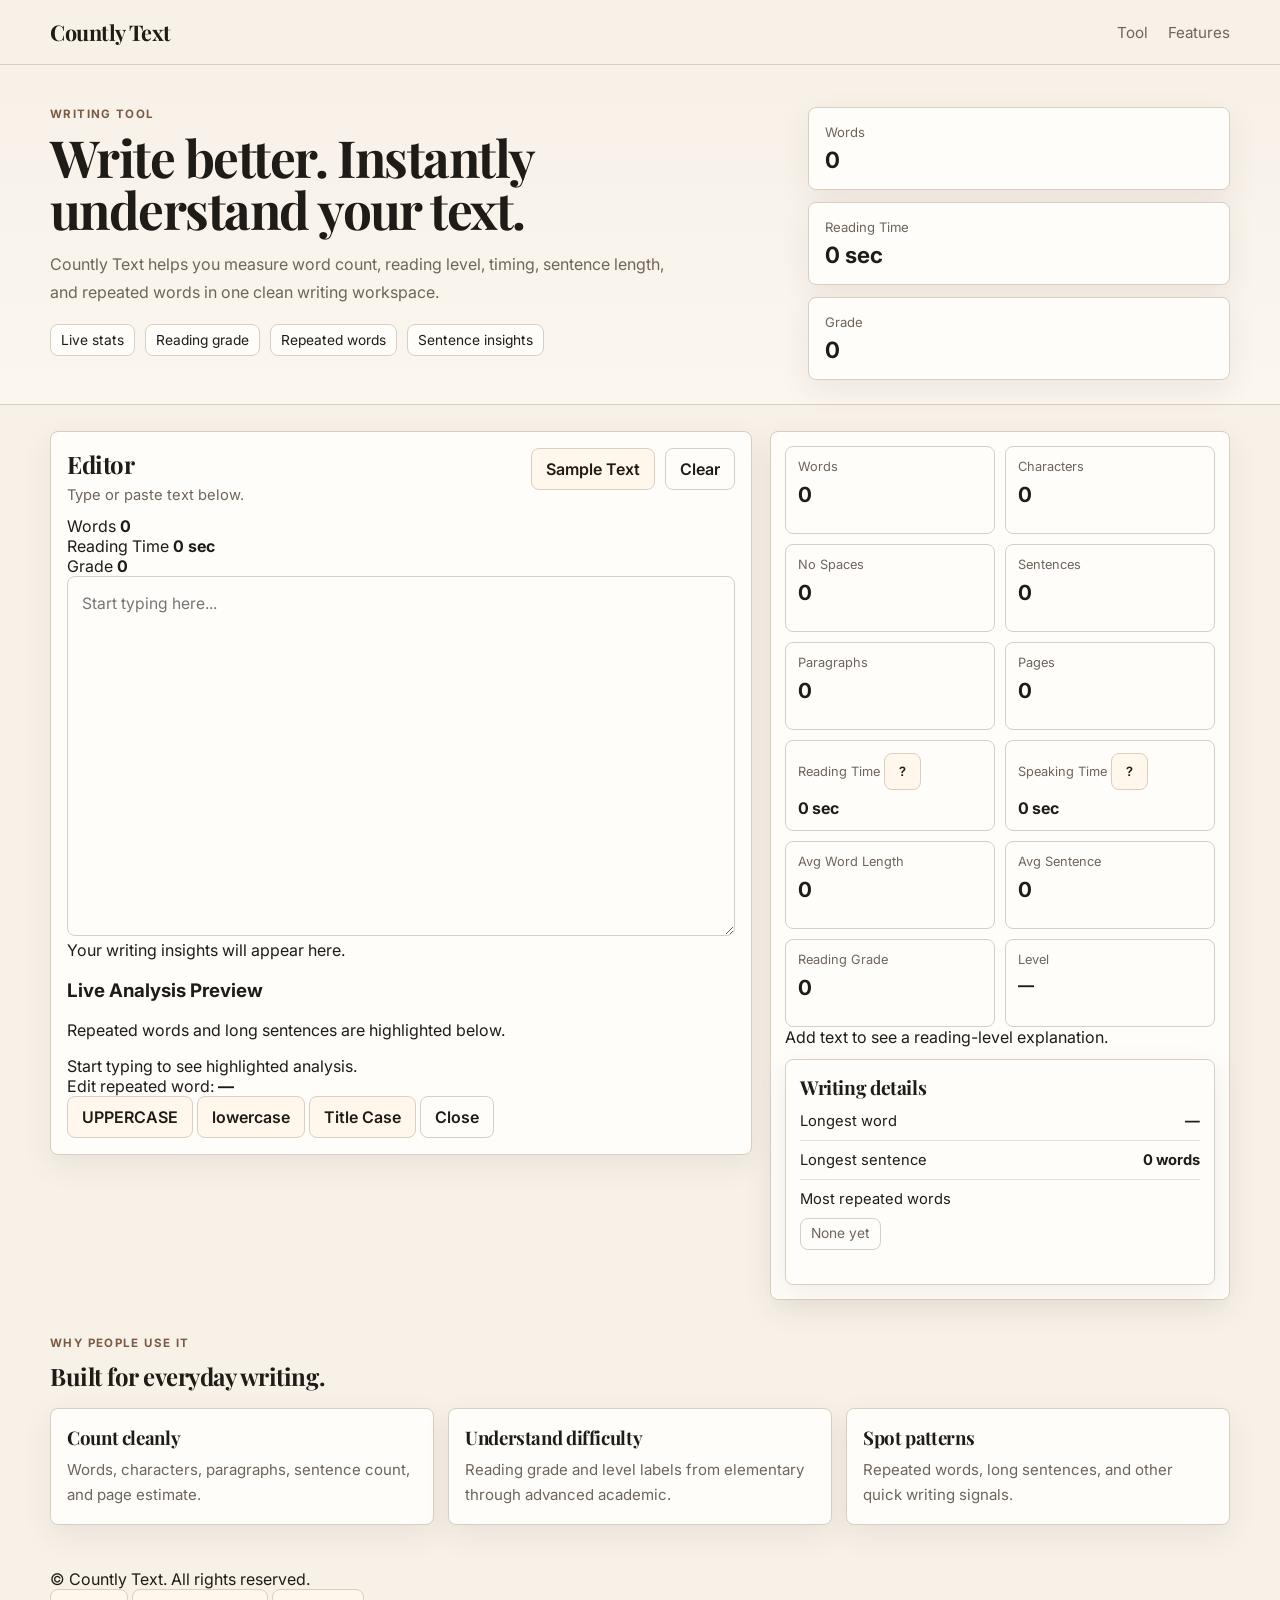
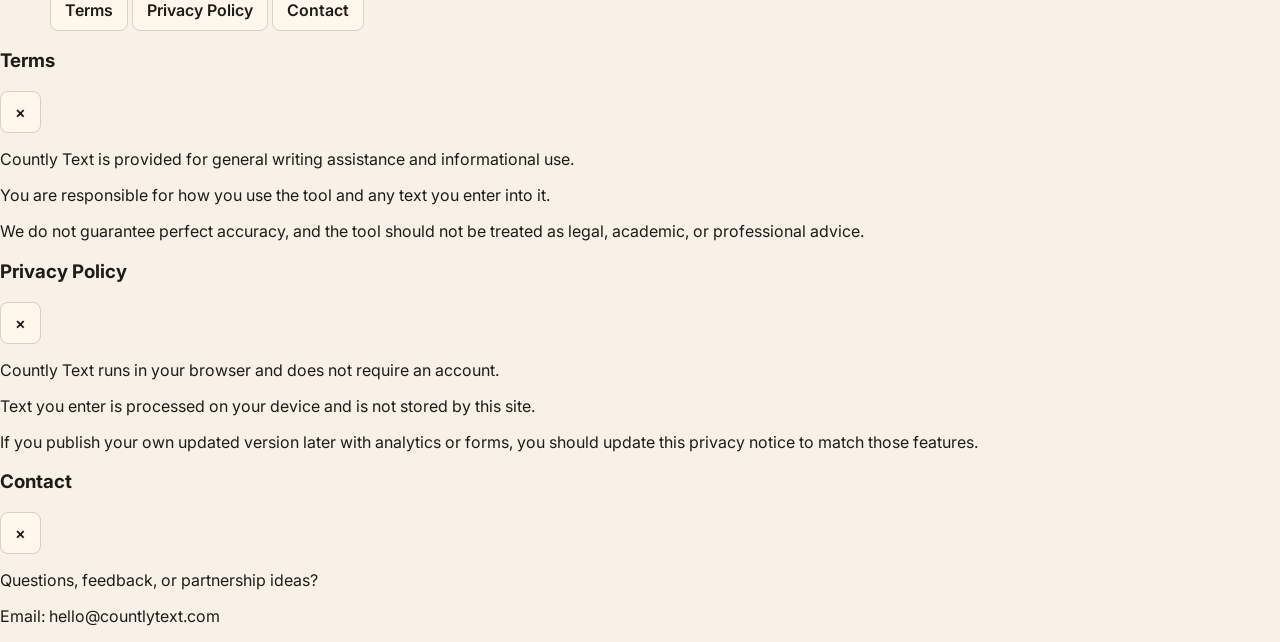
<file: index.html>
<!DOCTYPE html>
<html lang="en">
<head>
  <meta charset="UTF-8" />
  <meta name="viewport" content="width=device-width, initial-scale=1.0" />
  <title>Countly Text | Clean Writing Stats</title>
  <meta
    name="description"
    content="A clean word counter with reading time, speaking time, grade level, repeated words, and readability stats."
  />
  <link rel="preconnect" href="https://fonts.googleapis.com" />
  <link rel="preconnect" href="https://fonts.gstatic.com" crossorigin />
  <link
    href="https://fonts.googleapis.com/css2?family=Inter:wght@400;500;600;700&family=Playfair+Display:wght@600;700&display=swap"
    rel="stylesheet"
  />
  <link rel="stylesheet" href="style.css" />
</head>
<body>
  <header class="site-header">
    <div class="container nav">
      <div class="brand">Countly Text</div>
      <nav class="nav-links">
        <a href="#tool">Tool</a>
        <a href="#features">Features</a>
      </nav>
    </div>
  </header>

  <main>
    <section class="hero">
      <div class="container hero-grid">
        <div class="hero-copy">
          <p class="eyebrow">Writing tool</p>
          <h1>Write better. Instantly understand your text.</h1>
          <p class="hero-text">
            Countly Text helps you measure word count, reading level, timing, sentence length,
            and repeated words in one clean writing workspace.
          </p>

          <div class="hero-pills">
            <span>Live stats</span>
            <span>Reading grade</span>
            <span>Repeated words</span>
            <span>Sentence insights</span>
          </div>
        </div>

        <div class="hero-card">
          <div class="mini-stat">
            <span>Words</span>
            <strong id="heroWords">0</strong>
          </div>
          <div class="mini-stat">
            <span>Reading Time</span>
            <strong id="heroReading">0 sec</strong>
          </div>
          <div class="mini-stat">
            <span>Grade</span>
            <strong id="heroGrade">0</strong>
          </div>
        </div>
      </div>
    </section>

    <section id="tool" class="tool-section">
      <div class="container tool-layout">
        <section class="editor-panel">
          <div class="panel-top">
            <div>
              <h2>Editor</h2>
              <p>Type or paste text below.</p>
            </div>

            <div class="editor-actions">
              <button id="sampleBtn" type="button">Sample Text</button>
              <button id="clearBtn" type="button" class="ghost">Clear</button>
            </div>
          </div>

          <div class="quick-stats">
            <div class="quick-stat">
              <span>Words</span>
              <strong id="quickWords">0</strong>
            </div>
            <div class="quick-stat">
              <span>Reading Time</span>
              <strong id="quickReading">0 sec</strong>
            </div>
            <div class="quick-stat">
              <span>Grade</span>
              <strong id="quickGrade">0</strong>
            </div>
          </div>

          <textarea
            id="textInput"
            placeholder="Start typing here..."
            aria-label="Text input"
          ></textarea>

          <div id="feedbackLine" class="feedback-line">
            Your writing insights will appear here.
          </div>

          <div class="analysis-preview-wrap">
            <div class="analysis-preview-head">
              <h3>Live Analysis Preview</h3>
              <p>Repeated words and long sentences are highlighted below.</p>
            </div>
            <div id="analysisPreview" class="analysis-preview">
              Start typing to see highlighted analysis.
            </div>

            <div id="wordCaseMenu" class="word-case-menu hidden" aria-hidden="true">
              <div class="word-case-title">
                Edit repeated word: <strong id="wordCaseTarget">—</strong>
              </div>
              <div class="word-case-actions">
                <button type="button" id="toUpperBtn">UPPERCASE</button>
                <button type="button" id="toLowerBtn">lowercase</button>
                <button type="button" id="toTitleBtn">Title Case</button>
                <button type="button" id="closeCaseMenuBtn" class="ghost">Close</button>
              </div>
            </div>
          </div>
        </section>

        <aside class="stats-panel">
          <div class="stats-grid">
            <div class="stat-card">
              <span class="label">Words</span>
              <span class="value" id="wordCount">0</span>
            </div>
            <div class="stat-card">
              <span class="label">Characters</span>
              <span class="value" id="charCount">0</span>
            </div>
            <div class="stat-card">
              <span class="label">No Spaces</span>
              <span class="value" id="charNoSpaces">0</span>
            </div>
            <div class="stat-card">
              <span class="label">Sentences</span>
              <span class="value" id="sentenceCount">0</span>
            </div>
            <div class="stat-card">
              <span class="label">Paragraphs</span>
              <span class="value" id="paragraphCount">0</span>
            </div>
            <div class="stat-card">
              <span class="label">Pages</span>
              <span class="value" id="pageCount">0</span>
            </div>
            <div class="stat-card">
              <span class="label label-with-help">
                Reading Time
                <button
                  type="button"
                  class="help-trigger"
                  aria-label="What is reading time?"
                  data-tooltip="Estimated time to read this text silently at an average pace of about 200 words per minute."
                >?</button>
              </span>
              <span class="value small" id="readingTime">0 sec</span>
            </div>
            <div class="stat-card">
              <span class="label label-with-help">
                Speaking Time
                <button
                  type="button"
                  class="help-trigger"
                  aria-label="What is speaking time?"
                  data-tooltip="Estimated time to speak this text out loud at an average pace of about 130 words per minute."
                >?</button>
              </span>
              <span class="value small" id="speakingTime">0 sec</span>
            </div>
            <div class="stat-card">
              <span class="label">Avg Word Length</span>
              <span class="value" id="avgWordLength">0</span>
            </div>
            <div class="stat-card">
              <span class="label">Avg Sentence</span>
              <span class="value" id="avgSentenceLength">0</span>
            </div>
            <div class="stat-card">
              <span class="label">Reading Grade</span>
              <span class="value" id="readingGrade">0</span>
            </div>
            <div class="stat-card">
              <span class="label">Level</span>
              <span class="value small" id="difficultyLevel">—</span>
            </div>
          </div>

          <div class="grade-note" id="gradeExplanation">
            Add text to see a reading-level explanation.
          </div>

          <div class="detail-box">
            <h3>Writing details</h3>
            <div class="detail-row">
              <span>Longest word</span>
              <strong id="longestWord">—</strong>
            </div>
            <div class="detail-row">
              <span>Longest sentence</span>
              <strong id="longestSentenceWords">0 words</strong>
            </div>
            <div class="detail-row multi">
              <span>Most repeated words</span>
              <div id="repeatedWords" class="chips">
                <span class="chip muted">None yet</span>
              </div>
            </div>
          </div>
        </aside>
      </div>
    </section>

    <section id="features" class="features">
      <div class="container">
        <div class="section-heading">
          <p class="eyebrow">Why people use it</p>
          <h2>Built for everyday writing.</h2>
        </div>

        <div class="feature-grid">
          <article class="feature-card">
            <h3>Count cleanly</h3>
            <p>Words, characters, paragraphs, sentence count, and page estimate.</p>
          </article>
          <article class="feature-card">
            <h3>Understand difficulty</h3>
            <p>Reading grade and level labels from elementary through advanced academic.</p>
          </article>
          <article class="feature-card">
            <h3>Spot patterns</h3>
            <p>Repeated words, long sentences, and other quick writing signals.</p>
          </article>
        </div>
      </div>
    </section>
  </main>

  <footer class="site-footer">
    <div class="container footer-inner">
      <div class="footer-left">© <span id="currentYear"></span> Countly Text. All rights reserved.</div>
      <div class="footer-links">
        <button type="button" class="footer-link" data-modal="termsModal">Terms</button>
        <button type="button" class="footer-link" data-modal="privacyModal">Privacy Policy</button>
        <button type="button" class="footer-link" data-modal="contactModal">Contact</button>
      </div>
    </div>
  </footer>

  <div id="modalOverlay" class="modal-overlay hidden" aria-hidden="true">
    <div id="termsModal" class="modal-card hidden" role="dialog" aria-modal="true" aria-labelledby="termsTitle">
      <div class="modal-head">
        <h3 id="termsTitle">Terms</h3>
        <button type="button" class="modal-close" data-close-modal>&times;</button>
      </div>
      <div class="modal-body">
        <p>Countly Text is provided for general writing assistance and informational use.</p>
        <p>You are responsible for how you use the tool and any text you enter into it.</p>
        <p>We do not guarantee perfect accuracy, and the tool should not be treated as legal, academic, or professional advice.</p>
      </div>
    </div>

    <div id="privacyModal" class="modal-card hidden" role="dialog" aria-modal="true" aria-labelledby="privacyTitle">
      <div class="modal-head">
        <h3 id="privacyTitle">Privacy Policy</h3>
        <button type="button" class="modal-close" data-close-modal>&times;</button>
      </div>
      <div class="modal-body">
        <p>Countly Text runs in your browser and does not require an account.</p>
        <p>Text you enter is processed on your device and is not stored by this site.</p>
        <p>If you publish your own updated version later with analytics or forms, you should update this privacy notice to match those features.</p>
      </div>
    </div>

    <div id="contactModal" class="modal-card hidden" role="dialog" aria-modal="true" aria-labelledby="contactTitle">
      <div class="modal-head">
        <h3 id="contactTitle">Contact</h3>
        <button type="button" class="modal-close" data-close-modal>&times;</button>
      </div>
      <div class="modal-body">
        <p>Questions, feedback, or partnership ideas?</p>
        <p>Email: <a href="mailto:hello@countlytext.com">hello@countlytext.com</a></p>
      </div>
    </div>
  </div>

  <script src="script.js"></script>
</body>
</html>
</file>
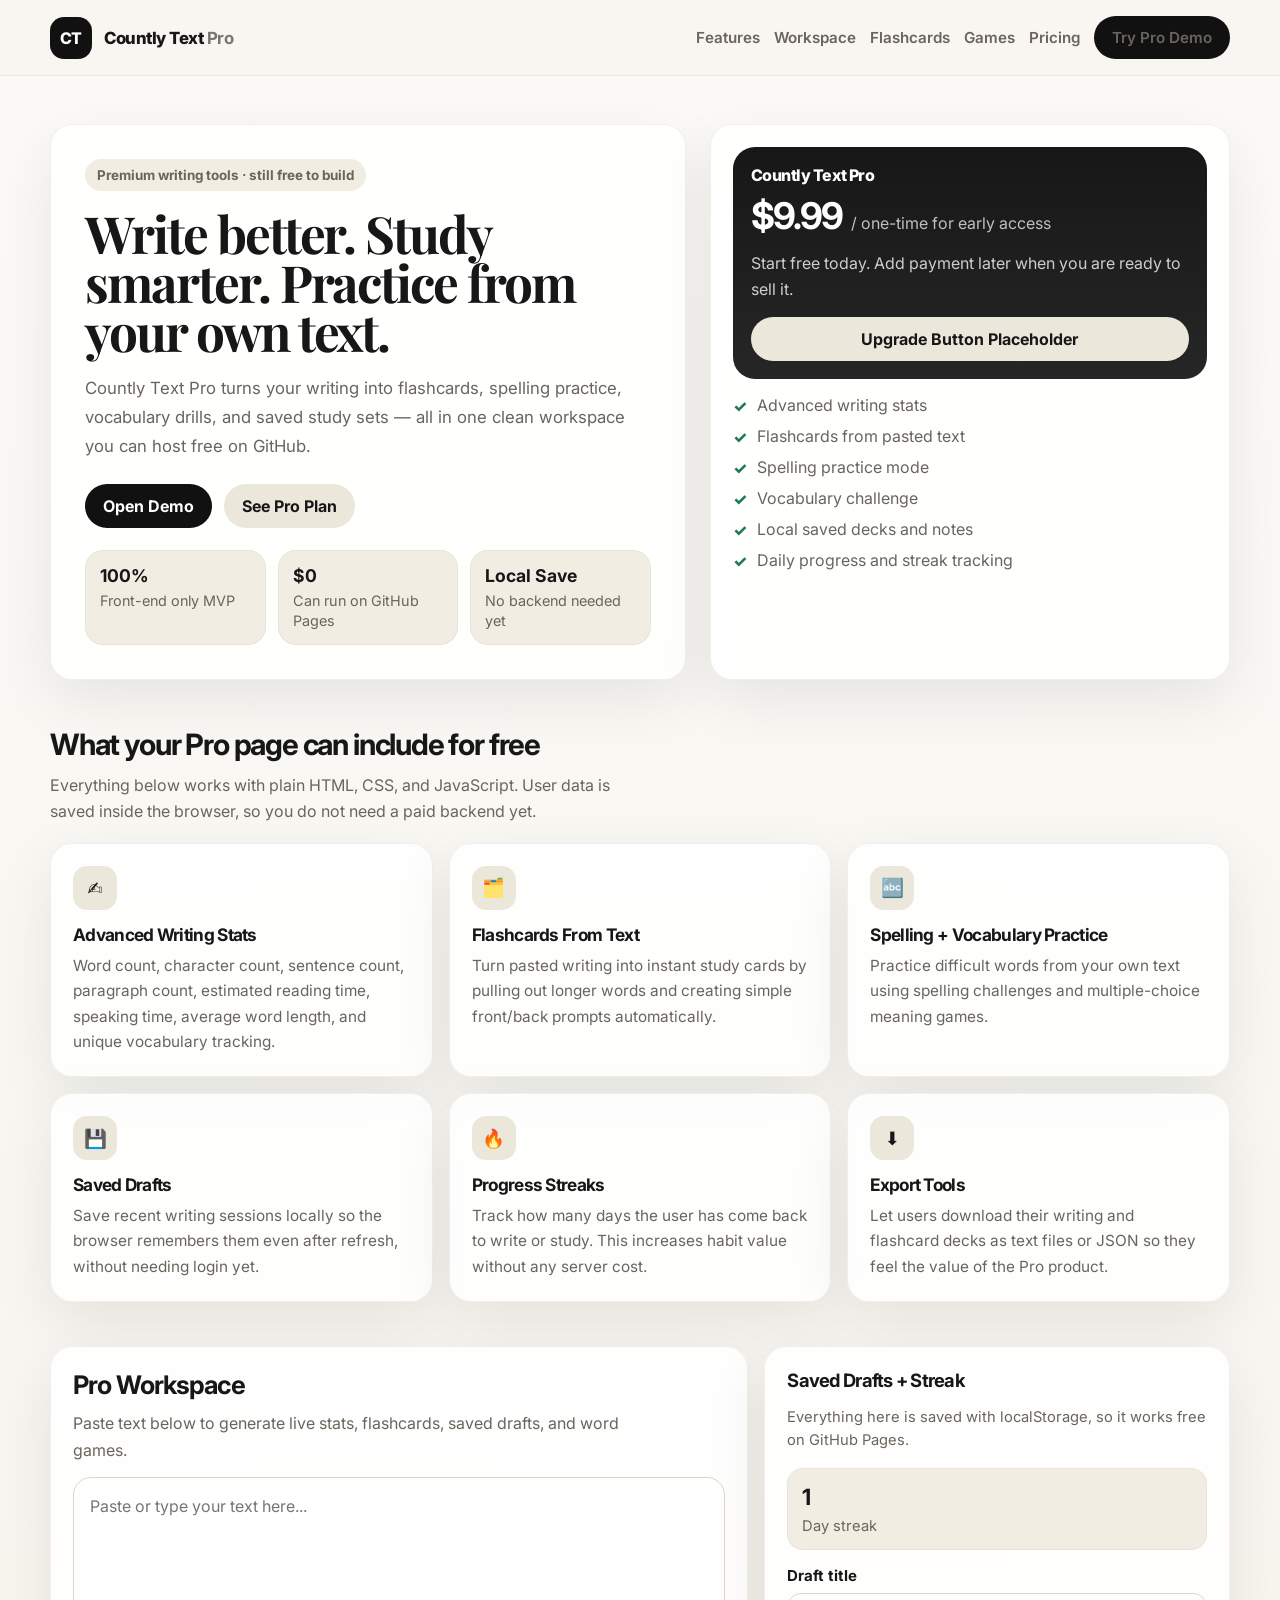
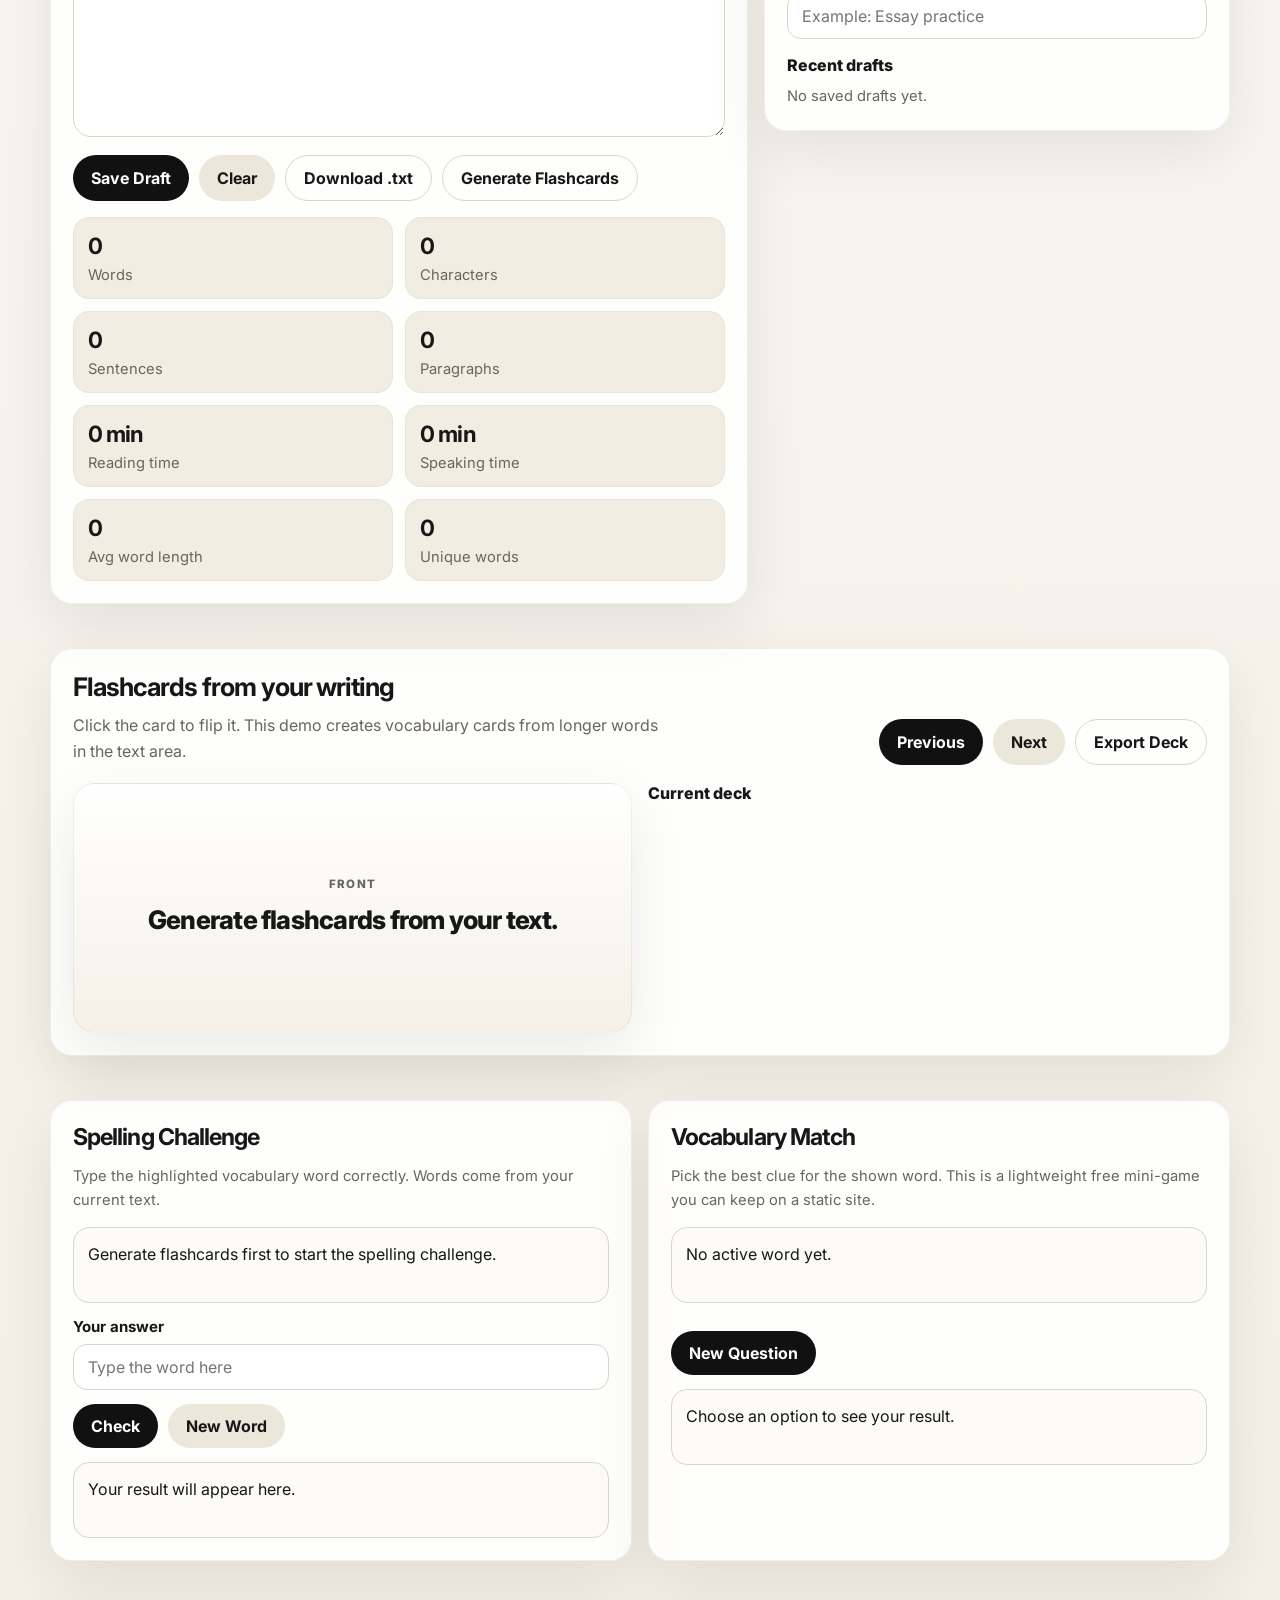
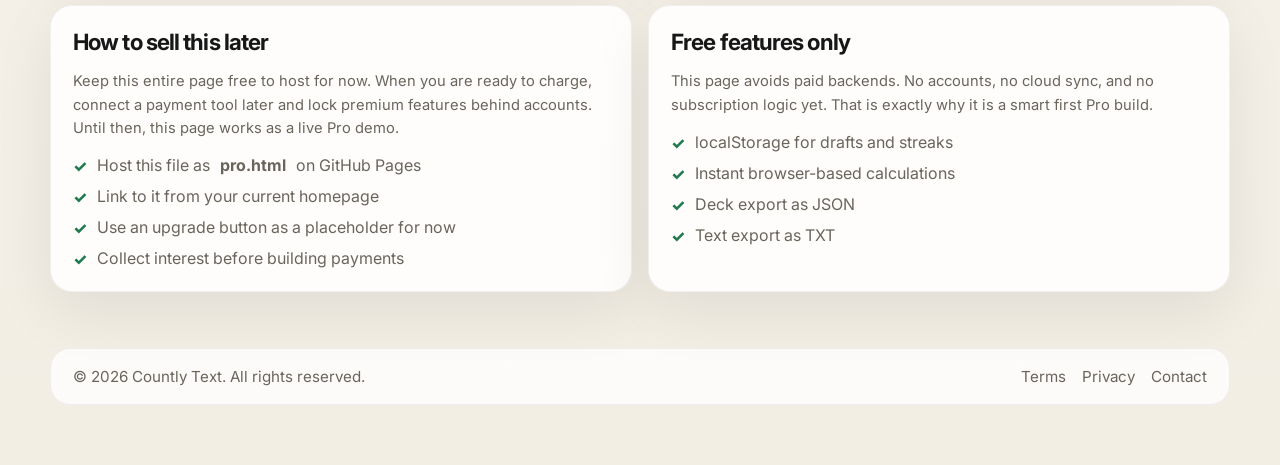
<file: pro.html>
<!DOCTYPE html>
<html lang="en">
<head>
  <meta charset="UTF-8" />
  <meta name="viewport" content="width=device-width, initial-scale=1.0" />
  <title>Countly Text Pro</title>
  <link rel="preconnect" href="https://fonts.googleapis.com">
  <link rel="preconnect" href="https://fonts.gstatic.com" crossorigin>
  <link href="https://fonts.googleapis.com/css2?family=Inter:wght@400;500;600;700;800&family=Playfair+Display:wght@600;700&display=swap" rel="stylesheet">
  <style>
    :root {
      --bg: #f8f6f1;
      --panel: #ffffff;
      --panel-2: #f1ede3;
      --text: #171717;
      --muted: #6a655c;
      --line: #ddd5c6;
      --accent: #111111;
      --accent-soft: #ece7db;
      --success: #1f7a4f;
      --danger: #b03a2e;
      --shadow: 0 20px 60px rgba(0,0,0,0.08);
      --radius: 22px;
    }

    * { box-sizing: border-box; }
    html { scroll-behavior: smooth; }
    body {
      margin: 0;
      font-family: 'Inter', system-ui, sans-serif;
      color: var(--text);
      background: linear-gradient(180deg, #fbfaf7 0%, #f3eee4 100%);
    }

    a { color: inherit; text-decoration: none; }
    button, input, textarea, select { font: inherit; }

    .container {
      width: min(1180px, calc(100% - 32px));
      margin: 0 auto;
    }

    .topbar {
      position: sticky;
      top: 0;
      z-index: 30;
      backdrop-filter: blur(12px);
      background: rgba(248, 246, 241, 0.82);
      border-bottom: 1px solid rgba(0,0,0,0.06);
    }

    .nav {
      display: flex;
      align-items: center;
      justify-content: space-between;
      gap: 16px;
      padding: 16px 0;
    }

    .brand {
      display: flex;
      align-items: center;
      gap: 12px;
      font-weight: 800;
      letter-spacing: -0.03em;
    }

    .brand-mark {
      width: 42px;
      height: 42px;
      border-radius: 14px;
      background: var(--accent);
      color: white;
      display: grid;
      place-items: center;
      font-weight: 800;
    }

    .brand span:last-child {
      font-size: 1.05rem;
    }

    .nav-links {
      display: flex;
      align-items: center;
      gap: 14px;
      flex-wrap: wrap;
    }

    .nav-links a {
      color: var(--muted);
      font-size: 0.95rem;
      font-weight: 600;
    }

    .nav-links a:hover { color: var(--text); }

    .btn {
      border: 0;
      border-radius: 999px;
      padding: 12px 18px;
      cursor: pointer;
      font-weight: 700;
      transition: 0.18s ease;
    }

    .btn:hover { transform: translateY(-1px); }
    .btn-dark {
      background: var(--accent);
      color: #fff;
    }
    .btn-light {
      background: var(--accent-soft);
      color: var(--text);
    }
    .btn-ghost {
      background: transparent;
      border: 1px solid var(--line);
      color: var(--text);
    }

    .hero {
      padding: 48px 0 24px;
    }

    .hero-grid {
      display: grid;
      grid-template-columns: 1.1fr 0.9fr;
      gap: 24px;
      align-items: stretch;
    }

    .hero-card, .panel {
      background: rgba(255,255,255,0.88);
      border: 1px solid rgba(0,0,0,0.06);
      border-radius: var(--radius);
      box-shadow: var(--shadow);
    }

    .hero-copy {
      padding: 34px;
    }

    .eyebrow {
      display: inline-flex;
      align-items: center;
      gap: 8px;
      padding: 8px 12px;
      border-radius: 999px;
      background: var(--panel-2);
      color: var(--muted);
      font-weight: 700;
      font-size: 0.84rem;
      margin-bottom: 18px;
    }

    h1, h2, h3 {
      margin: 0;
      letter-spacing: -0.04em;
    }

    h1 {
      font-family: 'Playfair Display', serif;
      font-size: clamp(2.3rem, 4vw, 4.6rem);
      line-height: 0.96;
      margin-bottom: 18px;
    }

    .lead {
      color: var(--muted);
      font-size: 1.05rem;
      line-height: 1.7;
      max-width: 58ch;
      margin-bottom: 24px;
    }

    .hero-actions {
      display: flex;
      flex-wrap: wrap;
      gap: 12px;
      margin-bottom: 22px;
    }

    .mini-stats {
      display: grid;
      grid-template-columns: repeat(3, 1fr);
      gap: 12px;
    }

    .mini-stat {
      padding: 14px;
      border-radius: 18px;
      background: var(--panel-2);
      border: 1px solid rgba(0,0,0,0.04);
    }

    .mini-stat strong {
      display: block;
      font-size: 1.1rem;
      margin-bottom: 4px;
    }

    .mini-stat span {
      color: var(--muted);
      font-size: 0.9rem;
    }

    .hero-side {
      padding: 22px;
      display: flex;
      flex-direction: column;
      gap: 16px;
    }

    .price-box {
      padding: 18px;
      background: linear-gradient(180deg, #171717 0%, #262626 100%);
      color: white;
      border-radius: 22px;
    }

    .price {
      display: flex;
      align-items: baseline;
      gap: 8px;
      margin: 8px 0 12px;
    }

    .price strong {
      font-size: 2.3rem;
      letter-spacing: -0.05em;
    }

    .price span { color: rgba(255,255,255,0.72); }

    .check-list {
      margin: 0;
      padding: 0;
      list-style: none;
      display: grid;
      gap: 10px;
    }

    .check-list li {
      display: flex;
      align-items: flex-start;
      gap: 10px;
      color: var(--muted);
    }

    .check-list li::before {
      content: '✓';
      color: var(--success);
      font-weight: 800;
      margin-top: 1px;
    }

    .section {
      padding: 22px 0;
    }

    .section-head {
      display: flex;
      justify-content: space-between;
      gap: 16px;
      align-items: end;
      margin-bottom: 18px;
    }

    .section-head p {
      margin: 10px 0 0;
      color: var(--muted);
      max-width: 60ch;
      line-height: 1.65;
    }

    .cards {
      display: grid;
      grid-template-columns: repeat(3, 1fr);
      gap: 16px;
    }

    .card {
      padding: 22px;
      background: rgba(255,255,255,0.86);
      border: 1px solid rgba(0,0,0,0.06);
      border-radius: 22px;
      box-shadow: var(--shadow);
    }

    .card-icon {
      width: 44px;
      height: 44px;
      border-radius: 14px;
      display: grid;
      place-items: center;
      background: var(--accent-soft);
      margin-bottom: 14px;
      font-size: 1.15rem;
    }

    .card h3 {
      font-size: 1.08rem;
      margin-bottom: 8px;
    }

    .card p {
      margin: 0;
      color: var(--muted);
      line-height: 1.65;
      font-size: 0.96rem;
    }

    .workspace {
      display: grid;
      grid-template-columns: 1.2fr 0.8fr;
      gap: 16px;
      align-items: start;
    }

    .workspace-main,
    .workspace-side {
      padding: 22px;
    }

    textarea {
      width: 100%;
      min-height: 260px;
      border: 1px solid var(--line);
      border-radius: 18px;
      background: #fff;
      padding: 16px;
      resize: vertical;
      outline: none;
      line-height: 1.6;
    }

    textarea:focus,
    input:focus,
    select:focus {
      border-color: #8e8575;
      box-shadow: 0 0 0 4px rgba(142,133,117,0.12);
    }

    .tool-row {
      display: flex;
      flex-wrap: wrap;
      gap: 10px;
      margin: 14px 0 0;
    }

    .stats-grid {
      display: grid;
      grid-template-columns: repeat(2, 1fr);
      gap: 12px;
      margin-top: 16px;
    }

    .stat-box {
      padding: 14px;
      border-radius: 16px;
      background: var(--panel-2);
      border: 1px solid rgba(0,0,0,0.04);
    }

    .stat-box strong {
      display: block;
      font-size: 1.4rem;
      letter-spacing: -0.04em;
      margin-bottom: 5px;
    }

    .stat-box span {
      color: var(--muted);
      font-size: 0.92rem;
    }

    .row {
      display: grid;
      gap: 12px;
    }

    .field {
      display: grid;
      gap: 8px;
    }

    .field label {
      font-weight: 700;
      font-size: 0.94rem;
    }

    input, select {
      width: 100%;
      border: 1px solid var(--line);
      border-radius: 14px;
      padding: 12px 14px;
      background: white;
      outline: none;
    }

    .subtle {
      color: var(--muted);
      font-size: 0.92rem;
      line-height: 1.6;
    }

    .output {
      margin-top: 14px;
      padding: 14px;
      border: 1px solid var(--line);
      background: #fcfbf8;
      border-radius: 16px;
      min-height: 76px;
      line-height: 1.6;
    }

    .flashcards-wrap {
      display: grid;
      grid-template-columns: 1fr 1fr;
      gap: 16px;
    }

    .deck-list {
      display: grid;
      gap: 10px;
      max-height: 340px;
      overflow: auto;
      padding-right: 4px;
    }

    .deck-item {
      padding: 14px;
      border-radius: 16px;
      border: 1px solid var(--line);
      background: #fff;
      cursor: pointer;
    }

    .deck-item.active {
      border-color: #1a1a1a;
      background: #f6f3eb;
    }

    .flashcard {
      min-height: 250px;
      border-radius: 22px;
      border: 1px solid rgba(0,0,0,0.06);
      background: linear-gradient(180deg, #fff 0%, #f5f1e8 100%);
      box-shadow: var(--shadow);
      padding: 24px;
      display: flex;
      flex-direction: column;
      justify-content: center;
      align-items: center;
      text-align: center;
      cursor: pointer;
      user-select: none;
    }

    .flashcard small {
      color: var(--muted);
      margin-bottom: 12px;
      text-transform: uppercase;
      letter-spacing: 0.12em;
      font-size: 0.72rem;
      font-weight: 800;
    }

    .flashcard .big {
      font-size: clamp(1.2rem, 2vw, 1.9rem);
      line-height: 1.35;
      font-weight: 800;
      letter-spacing: -0.03em;
      max-width: 26ch;
    }

    .game-box {
      display: grid;
      grid-template-columns: 1fr 1fr;
      gap: 16px;
    }

    .pill-row {
      display: flex;
      flex-wrap: wrap;
      gap: 10px;
      margin-top: 14px;
    }

    .pill {
      border: 1px solid var(--line);
      background: #fff;
      padding: 10px 14px;
      border-radius: 999px;
      cursor: pointer;
      font-weight: 700;
    }

    .pill.correct {
      background: rgba(31,122,79,0.1);
      border-color: rgba(31,122,79,0.32);
      color: var(--success);
    }

    .pill.wrong {
      background: rgba(176,58,46,0.08);
      border-color: rgba(176,58,46,0.22);
      color: var(--danger);
    }

    .two-col {
      display: grid;
      grid-template-columns: 1fr 1fr;
      gap: 16px;
    }

    .footer {
      padding: 34px 0 60px;
      color: var(--muted);
      font-size: 0.95rem;
    }

    .footer-box {
      padding: 18px 22px;
      border-radius: 20px;
      border: 1px solid rgba(0,0,0,0.06);
      background: rgba(255,255,255,0.78);
      display: flex;
      justify-content: space-between;
      gap: 14px;
      flex-wrap: wrap;
    }

    .muted-link { color: var(--muted); }
    .muted-link:hover { color: var(--text); }

    @media (max-width: 1020px) {
      .hero-grid,
      .workspace,
      .flashcards-wrap,
      .game-box,
      .two-col,
      .cards {
        grid-template-columns: 1fr 1fr;
      }
    }

    @media (max-width: 760px) {
      .nav { align-items: flex-start; flex-direction: column; }
      .hero-grid,
      .workspace,
      .flashcards-wrap,
      .game-box,
      .two-col,
      .cards,
      .mini-stats {
        grid-template-columns: 1fr;
      }
      .hero-copy,
      .hero-side,
      .workspace-main,
      .workspace-side,
      .card {
        padding: 20px;
      }
      .section-head {
        flex-direction: column;
        align-items: start;
      }
    }
  </style>
</head>
<body>
  <header class="topbar">
    <div class="container nav">
      <a class="brand" href="#top">
        <div class="brand-mark">CT</div>
        <span>Countly Text <span style="opacity:.58; font-weight:700;">Pro</span></span>
      </a>
      <nav class="nav-links">
        <a href="#features">Features</a>
        <a href="#workspace">Workspace</a>
        <a href="#flashcards">Flashcards</a>
        <a href="#games">Games</a>
        <a href="#pricing">Pricing</a>
        <a class="btn btn-dark" href="#workspace">Try Pro Demo</a>
      </nav>
    </div>
  </header>

  <main id="top">
    <section class="hero">
      <div class="container hero-grid">
        <div class="hero-card hero-copy">
          <div class="eyebrow">Premium writing tools · still free to build</div>
          <h1>Write better. Study smarter. Practice from your own text.</h1>
          <p class="lead">
            Countly Text Pro turns your writing into flashcards, spelling practice, vocabulary drills, and saved study sets — all in one clean workspace you can host free on GitHub.
          </p>
          <div class="hero-actions">
            <a class="btn btn-dark" href="#workspace">Open Demo</a>
            <a class="btn btn-light" href="#pricing">See Pro Plan</a>
          </div>
          <div class="mini-stats">
            <div class="mini-stat"><strong>100%</strong><span>Front-end only MVP</span></div>
            <div class="mini-stat"><strong>$0</strong><span>Can run on GitHub Pages</span></div>
            <div class="mini-stat"><strong>Local Save</strong><span>No backend needed yet</span></div>
          </div>
        </div>

        <aside class="hero-card hero-side" id="pricing">
          <div class="price-box">
            <div style="font-weight:800; letter-spacing:-0.03em;">Countly Text Pro</div>
            <div class="price"><strong>$9.99</strong><span>/ one-time for early access</span></div>
            <div style="color: rgba(255,255,255,0.78); line-height:1.65; margin-bottom:14px;">
              Start free today. Add payment later when you are ready to sell it.
            </div>
            <button class="btn btn-light" style="width:100%;">Upgrade Button Placeholder</button>
          </div>
          <ul class="check-list">
            <li>Advanced writing stats</li>
            <li>Flashcards from pasted text</li>
            <li>Spelling practice mode</li>
            <li>Vocabulary challenge</li>
            <li>Local saved decks and notes</li>
            <li>Daily progress and streak tracking</li>
          </ul>
        </aside>
      </div>
    </section>

    <section class="section" id="features">
      <div class="container">
        <div class="section-head">
          <div>
            <h2 style="font-size: clamp(1.7rem, 2.3vw, 2.7rem);">What your Pro page can include for free</h2>
            <p>Everything below works with plain HTML, CSS, and JavaScript. User data is saved inside the browser, so you do not need a paid backend yet.</p>
          </div>
        </div>
        <div class="cards">
          <div class="card">
            <div class="card-icon">✍️</div>
            <h3>Advanced Writing Stats</h3>
            <p>Word count, character count, sentence count, paragraph count, estimated reading time, speaking time, average word length, and unique vocabulary tracking.</p>
          </div>
          <div class="card">
            <div class="card-icon">🗂️</div>
            <h3>Flashcards From Text</h3>
            <p>Turn pasted writing into instant study cards by pulling out longer words and creating simple front/back prompts automatically.</p>
          </div>
          <div class="card">
            <div class="card-icon">🔤</div>
            <h3>Spelling + Vocabulary Practice</h3>
            <p>Practice difficult words from your own text using spelling challenges and multiple-choice meaning games.</p>
          </div>
          <div class="card">
            <div class="card-icon">💾</div>
            <h3>Saved Drafts</h3>
            <p>Save recent writing sessions locally so the browser remembers them even after refresh, without needing login yet.</p>
          </div>
          <div class="card">
            <div class="card-icon">🔥</div>
            <h3>Progress Streaks</h3>
            <p>Track how many days the user has come back to write or study. This increases habit value without any server cost.</p>
          </div>
          <div class="card">
            <div class="card-icon">⬇️</div>
            <h3>Export Tools</h3>
            <p>Let users download their writing and flashcard decks as text files or JSON so they feel the value of the Pro product.</p>
          </div>
        </div>
      </div>
    </section>

    <section class="section" id="workspace">
      <div class="container workspace">
        <div class="panel workspace-main">
          <div class="section-head" style="margin-bottom:14px;">
            <div>
              <h2 style="font-size:1.6rem;">Pro Workspace</h2>
              <p>Paste text below to generate live stats, flashcards, saved drafts, and word games.</p>
            </div>
          </div>

          <textarea id="mainText" placeholder="Paste or type your text here..."></textarea>

          <div class="tool-row">
            <button class="btn btn-dark" id="saveDraftBtn">Save Draft</button>
            <button class="btn btn-light" id="clearTextBtn">Clear</button>
            <button class="btn btn-ghost" id="downloadTxtBtn">Download .txt</button>
            <button class="btn btn-ghost" id="generateFlashcardsBtn">Generate Flashcards</button>
          </div>

          <div class="stats-grid">
            <div class="stat-box"><strong id="wordCount">0</strong><span>Words</span></div>
            <div class="stat-box"><strong id="charCount">0</strong><span>Characters</span></div>
            <div class="stat-box"><strong id="sentenceCount">0</strong><span>Sentences</span></div>
            <div class="stat-box"><strong id="paragraphCount">0</strong><span>Paragraphs</span></div>
            <div class="stat-box"><strong id="readingTime">0 min</strong><span>Reading time</span></div>
            <div class="stat-box"><strong id="speakingTime">0 min</strong><span>Speaking time</span></div>
            <div class="stat-box"><strong id="avgWordLen">0</strong><span>Avg word length</span></div>
            <div class="stat-box"><strong id="uniqueWords">0</strong><span>Unique words</span></div>
          </div>
        </div>

        <aside class="panel workspace-side">
          <h3 style="font-size:1.15rem; margin-bottom:14px;">Saved Drafts + Streak</h3>
          <p class="subtle">Everything here is saved with localStorage, so it works free on GitHub Pages.</p>

          <div class="stat-box" style="margin:14px 0 16px;">
            <strong id="streakCount">1</strong>
            <span>Day streak</span>
          </div>

          <div class="field">
            <label for="draftTitle">Draft title</label>
            <input id="draftTitle" placeholder="Example: Essay practice" />
          </div>

          <div style="margin-top:16px;">
            <div style="font-weight:800; margin-bottom:10px;">Recent drafts</div>
            <div id="draftList" class="deck-list"></div>
          </div>
        </aside>
      </div>
    </section>

    <section class="section" id="flashcards">
      <div class="container panel" style="padding:22px;">
        <div class="section-head">
          <div>
            <h2 style="font-size:1.6rem;">Flashcards from your writing</h2>
            <p>Click the card to flip it. This demo creates vocabulary cards from longer words in the text area.</p>
          </div>
          <div class="tool-row" style="margin:0;">
            <button class="btn btn-dark" id="prevCardBtn">Previous</button>
            <button class="btn btn-light" id="nextCardBtn">Next</button>
            <button class="btn btn-ghost" id="downloadDeckBtn">Export Deck</button>
          </div>
        </div>

        <div class="flashcards-wrap">
          <div>
            <div class="flashcard" id="flashcard">
              <small id="flashcardSide">Front</small>
              <div class="big" id="flashcardText">Generate flashcards from your text.</div>
            </div>
          </div>
          <div>
            <div style="font-weight:800; margin-bottom:10px;">Current deck</div>
            <div class="deck-list" id="deckList"></div>
          </div>
        </div>
      </div>
    </section>

    <section class="section" id="games">
      <div class="container game-box">
        <div class="panel" style="padding:22px;">
          <h2 style="font-size:1.45rem; margin-bottom:8px;">Spelling Challenge</h2>
          <p class="subtle">Type the highlighted vocabulary word correctly. Words come from your current text.</p>
          <div class="output" id="spellingPrompt">Generate flashcards first to start the spelling challenge.</div>
          <div class="field" style="margin-top:14px;">
            <label for="spellingInput">Your answer</label>
            <input id="spellingInput" placeholder="Type the word here" />
          </div>
          <div class="tool-row">
            <button class="btn btn-dark" id="checkSpellingBtn">Check</button>
            <button class="btn btn-light" id="newSpellingBtn">New Word</button>
          </div>
          <div class="output" id="spellingResult">Your result will appear here.</div>
        </div>

        <div class="panel" style="padding:22px;">
          <h2 style="font-size:1.45rem; margin-bottom:8px;">Vocabulary Match</h2>
          <p class="subtle">Pick the best clue for the shown word. This is a lightweight free mini-game you can keep on a static site.</p>
          <div class="output" id="quizWord">No active word yet.</div>
          <div class="pill-row" id="quizOptions"></div>
          <div class="tool-row">
            <button class="btn btn-dark" id="newQuizBtn">New Question</button>
          </div>
          <div class="output" id="quizResult">Choose an option to see your result.</div>
        </div>
      </div>
    </section>

    <section class="section">
      <div class="container two-col">
        <div class="panel" style="padding:22px;">
          <h2 style="font-size:1.4rem; margin-bottom:8px;">How to sell this later</h2>
          <p class="subtle">
            Keep this entire page free to host for now. When you are ready to charge, connect a payment tool later and lock premium features behind accounts. Until then, this page works as a live Pro demo.
          </p>
          <ul class="check-list" style="margin-top:14px;">
            <li>Host this file as <strong>pro.html</strong> on GitHub Pages</li>
            <li>Link to it from your current homepage</li>
            <li>Use an upgrade button as a placeholder for now</li>
            <li>Collect interest before building payments</li>
          </ul>
        </div>

        <div class="panel" style="padding:22px;">
          <h2 style="font-size:1.4rem; margin-bottom:8px;">Free features only</h2>
          <p class="subtle">
            This page avoids paid backends. No accounts, no cloud sync, and no subscription logic yet. That is exactly why it is a smart first Pro build.
          </p>
          <ul class="check-list" style="margin-top:14px;">
            <li>localStorage for drafts and streaks</li>
            <li>Instant browser-based calculations</li>
            <li>Deck export as JSON</li>
            <li>Text export as TXT</li>
          </ul>
        </div>
      </div>
    </section>
  </main>

  <footer class="footer">
    <div class="container footer-box">
      <div>© 2026 Countly Text. All rights reserved.</div>
      <div style="display:flex; gap:16px; flex-wrap:wrap;">
        <a href="#" class="muted-link">Terms</a>
        <a href="#" class="muted-link">Privacy</a>
        <a href="mailto:hello@countlytext.com" class="muted-link">Contact</a>
      </div>
    </div>
  </footer>

  <script>
    const mainText = document.getElementById('mainText');
    const draftTitle = document.getElementById('draftTitle');
    const draftList = document.getElementById('draftList');
    const deckList = document.getElementById('deckList');
    const flashcard = document.getElementById('flashcard');
    const flashcardText = document.getElementById('flashcardText');
    const flashcardSide = document.getElementById('flashcardSide');
    const streakCount = document.getElementById('streakCount');

    const statsEls = {
      wordCount: document.getElementById('wordCount'),
      charCount: document.getElementById('charCount'),
      sentenceCount: document.getElementById('sentenceCount'),
      paragraphCount: document.getElementById('paragraphCount'),
      readingTime: document.getElementById('readingTime'),
      speakingTime: document.getElementById('speakingTime'),
      avgWordLen: document.getElementById('avgWordLen'),
      uniqueWords: document.getElementById('uniqueWords'),
    };

    const spellingPrompt = document.getElementById('spellingPrompt');
    const spellingInput = document.getElementById('spellingInput');
    const spellingResult = document.getElementById('spellingResult');
    const quizWord = document.getElementById('quizWord');
    const quizOptions = document.getElementById('quizOptions');
    const quizResult = document.getElementById('quizResult');

    let flashcards = [];
    let currentCardIndex = 0;
    let isFront = true;
    let currentSpellingWord = '';
    let currentQuiz = null;

    const meaningHints = [
      'a vocabulary word taken from your text',
      'a more advanced term found in your writing',
      'a study word you may want to practice',
      'a longer word automatically selected from your text',
      'a word worth remembering from your draft'
    ];

    function getWords(text) {
      return (text.toLowerCase().match(/[a-zA-Z']+/g) || []).filter(Boolean);
    }

    function updateStats() {
      const text = mainText.value;
      const words = getWords(text);
      const chars = text.length;
      const sentences = (text.match(/[.!?]+/g) || []).length;
      const paragraphs = text.split(/\n\s*\n/).filter(p => p.trim().length > 0).length || (text.trim() ? 1 : 0);
      const unique = new Set(words);
      const avgLen = words.length ? (words.reduce((a, b) => a + b.length, 0) / words.length).toFixed(1) : 0;
      const reading = words.length ? Math.max(1, Math.ceil(words.length / 225)) : 0;
      const speaking = words.length ? Math.max(1, Math.ceil(words.length / 130)) : 0;

      statsEls.wordCount.textContent = words.length;
      statsEls.charCount.textContent = chars;
      statsEls.sentenceCount.textContent = sentences;
      statsEls.paragraphCount.textContent = paragraphs;
      statsEls.readingTime.textContent = `${reading} min`;
      statsEls.speakingTime.textContent = `${speaking} min`;
      statsEls.avgWordLen.textContent = avgLen;
      statsEls.uniqueWords.textContent = unique.size;
    }

    function saveToLocal(key, value) {
      localStorage.setItem(key, JSON.stringify(value));
    }

    function loadFromLocal(key, fallback) {
      try {
        const raw = localStorage.getItem(key);
        return raw ? JSON.parse(raw) : fallback;
      } catch {
        return fallback;
      }
    }

    function updateStreak() {
      const today = new Date().toISOString().slice(0, 10);
      let streakData = loadFromLocal('countly_pro_streak', { lastVisit: '', streak: 1 });

      if (!streakData.lastVisit) {
        streakData = { lastVisit: today, streak: 1 };
      } else if (streakData.lastVisit !== today) {
        const last = new Date(streakData.lastVisit + 'T00:00:00');
        const now = new Date(today + 'T00:00:00');
        const diffDays = Math.round((now - last) / 86400000);
        if (diffDays === 1) streakData.streak += 1;
        else if (diffDays > 1) streakData.streak = 1;
        streakData.lastVisit = today;
      }

      saveToLocal('countly_pro_streak', streakData);
      streakCount.textContent = streakData.streak;
    }

    function renderDrafts() {
      const drafts = loadFromLocal('countly_pro_drafts', []);
      draftList.innerHTML = '';

      if (!drafts.length) {
        draftList.innerHTML = '<div class="subtle">No saved drafts yet.</div>';
        return;
      }

      drafts.forEach((draft, index) => {
        const item = document.createElement('div');
        item.className = 'deck-item';
        item.innerHTML = `
          <div style="font-weight:800; margin-bottom:4px;">${escapeHtml(draft.title || 'Untitled draft')}</div>
          <div class="subtle">${new Date(draft.savedAt).toLocaleString()}</div>
        `;
        item.addEventListener('click', () => {
          mainText.value = draft.text;
          draftTitle.value = draft.title;
          updateStats();
        });
        draftList.appendChild(item);
      });
    }

    function saveDraft() {
      const text = mainText.value.trim();
      if (!text) return;

      const drafts = loadFromLocal('countly_pro_drafts', []);
      drafts.unshift({
        title: draftTitle.value.trim() || 'Untitled draft',
        text,
        savedAt: new Date().toISOString()
      });
      saveToLocal('countly_pro_drafts', drafts.slice(0, 12));
      renderDrafts();
    }

    function generateFlashcards() {
      const words = [...new Set(getWords(mainText.value))]
        .filter(word => word.length >= 6)
        .slice(0, 18);

      flashcards = words.map(word => ({
        front: capitalize(word),
        back: `Practice word: ${capitalize(word)} — ${meaningHints[Math.floor(Math.random() * meaningHints.length)]}.`
      }));

      currentCardIndex = 0;
      isFront = true;
      renderDeckList();
      renderCurrentCard();
      newSpellingWord();
      newQuizQuestion();
    }

    function renderDeckList() {
      deckList.innerHTML = '';
      if (!flashcards.length) {
        deckList.innerHTML = '<div class="subtle">No flashcards yet. Generate them from your text.</div>';
        return;
      }

      flashcards.forEach((card, index) => {
        const item = document.createElement('div');
        item.className = 'deck-item' + (index === currentCardIndex ? ' active' : '');
        item.innerHTML = `
          <div style="font-weight:800; margin-bottom:4px;">${escapeHtml(card.front)}</div>
          <div class="subtle">Tap to open card ${index + 1}</div>
        `;
        item.addEventListener('click', () => {
          currentCardIndex = index;
          isFront = true;
          renderCurrentCard();
          renderDeckList();
        });
        deckList.appendChild(item);
      });
    }

    function renderCurrentCard() {
      if (!flashcards.length) {
        flashcardSide.textContent = 'Front';
        flashcardText.textContent = 'Generate flashcards from your text.';
        return;
      }
      const card = flashcards[currentCardIndex];
      flashcardSide.textContent = isFront ? 'Front' : 'Back';
      flashcardText.textContent = isFront ? card.front : card.back;
    }

    function nextCard() {
      if (!flashcards.length) return;
      currentCardIndex = (currentCardIndex + 1) % flashcards.length;
      isFront = true;
      renderCurrentCard();
      renderDeckList();
    }

    function prevCard() {
      if (!flashcards.length) return;
      currentCardIndex = (currentCardIndex - 1 + flashcards.length) % flashcards.length;
      isFront = true;
      renderCurrentCard();
      renderDeckList();
    }

    function newSpellingWord() {
      if (!flashcards.length) {
        currentSpellingWord = '';
        spellingPrompt.textContent = 'Generate flashcards first to start the spelling challenge.';
        spellingResult.textContent = 'Your result will appear here.';
        return;
      }
      currentSpellingWord = flashcards[Math.floor(Math.random() * flashcards.length)].front;
      spellingPrompt.textContent = `Spell this word correctly: ${maskWord(currentSpellingWord)}`;
      spellingInput.value = '';
      spellingResult.textContent = 'Your result will appear here.';
    }

    function checkSpelling() {
      if (!currentSpellingWord) return;
      const guess = spellingInput.value.trim().toLowerCase();
      const answer = currentSpellingWord.toLowerCase();
      spellingResult.textContent = guess === answer
        ? `Correct — ${currentSpellingWord}`
        : `Not quite. Correct answer: ${currentSpellingWord}`;
    }

    function newQuizQuestion() {
      if (flashcards.length < 3) {
        currentQuiz = null;
        quizWord.textContent = 'Generate a larger flashcard deck to start this game.';
        quizOptions.innerHTML = '';
        quizResult.textContent = 'Choose an option to see your result.';
        return;
      }

      const correctCard = flashcards[Math.floor(Math.random() * flashcards.length)];
      const choices = [correctCard.back];
      while (choices.length < 4) {
        const option = flashcards[Math.floor(Math.random() * flashcards.length)].back;
        if (!choices.includes(option)) choices.push(option);
      }
      shuffle(choices);
      currentQuiz = { word: correctCard.front, answer: correctCard.back, choices };

      quizWord.textContent = `Word: ${correctCard.front}`;
      quizOptions.innerHTML = '';
      quizResult.textContent = 'Choose an option to see your result.';

      choices.forEach(choice => {
        const btn = document.createElement('button');
        btn.className = 'pill';
        btn.textContent = choice;
        btn.addEventListener('click', () => {
          const isCorrect = choice === currentQuiz.answer;
          [...quizOptions.children].forEach(el => {
            if (el.textContent === currentQuiz.answer) el.classList.add('correct');
            else if (el === btn && !isCorrect) el.classList.add('wrong');
            el.disabled = true;
          });
          quizResult.textContent = isCorrect ? 'Correct choice.' : 'Wrong choice. The correct clue is highlighted.';
        });
        quizOptions.appendChild(btn);
      });
    }

    function downloadTxt() {
      const blob = new Blob([mainText.value], { type: 'text/plain' });
      const url = URL.createObjectURL(blob);
      const a = document.createElement('a');
      a.href = url;
      a.download = (draftTitle.value.trim() || 'countly-text-pro') + '.txt';
      a.click();
      URL.revokeObjectURL(url);
    }

    function downloadDeck() {
      const blob = new Blob([JSON.stringify(flashcards, null, 2)], { type: 'application/json' });
      const url = URL.createObjectURL(blob);
      const a = document.createElement('a');
      a.href = url;
      a.download = 'countly-flashcards.json';
      a.click();
      URL.revokeObjectURL(url);
    }

    function maskWord(word) {
      if (word.length <= 3) return word;
      return word[0] + '_'.repeat(Math.max(1, word.length - 2)) + word[word.length - 1];
    }

    function capitalize(str) {
      return str.charAt(0).toUpperCase() + str.slice(1);
    }

    function shuffle(arr) {
      for (let i = arr.length - 1; i > 0; i--) {
        const j = Math.floor(Math.random() * (i + 1));
        [arr[i], arr[j]] = [arr[j], arr[i]];
      }
      return arr;
    }

    function escapeHtml(str) {
      return str
        .replaceAll('&', '&amp;')
        .replaceAll('<', '&lt;')
        .replaceAll('>', '&gt;')
        .replaceAll('"', '&quot;')
        .replaceAll("'", '&#039;');
    }

    mainText.addEventListener('input', updateStats);
    document.getElementById('saveDraftBtn').addEventListener('click', saveDraft);
    document.getElementById('clearTextBtn').addEventListener('click', () => {
      mainText.value = '';
      updateStats();
    });
    document.getElementById('downloadTxtBtn').addEventListener('click', downloadTxt);
    document.getElementById('generateFlashcardsBtn').addEventListener('click', generateFlashcards);
    document.getElementById('nextCardBtn').addEventListener('click', nextCard);
    document.getElementById('prevCardBtn').addEventListener('click', prevCard);
    document.getElementById('downloadDeckBtn').addEventListener('click', downloadDeck);
    flashcard.addEventListener('click', () => {
      if (!flashcards.length) return;
      isFront = !isFront;
      renderCurrentCard();
    });
    document.getElementById('checkSpellingBtn').addEventListener('click', checkSpelling);
    document.getElementById('newSpellingBtn').addEventListener('click', newSpellingWord);
    document.getElementById('newQuizBtn').addEventListener('click', newQuizQuestion);

    updateStats();
    updateStreak();
    renderDrafts();
    renderCurrentCard();
  </script>
</body>
</html>
</file>
<file: style.css>
* {
  box-sizing: border-box;
}

:root {
  --bg: #f7f1e8;
  --bg-soft: #fbf6ef;
  --panel: #fffdf9;
  --border: #d8cfc2;
  --text: #1f1c17;
  --muted: #6e655b;
  --accent: #7c5a43;
  --accent-soft: #efe3d4;
  --shadow: 0 10px 30px rgba(73, 54, 37, 0.08);
  --square: 8px;
}

html {
  scroll-behavior: smooth;
}

body {
  margin: 0;
  background: var(--bg);
  color: var(--text);
  font-family: "Inter", sans-serif;
}

a {
  color: inherit;
  text-decoration: none;
}

.container {
  width: min(1180px, calc(100% - 32px));
  margin: 0 auto;
}

.site-header {
  background: var(--bg);
  border-bottom: 1px solid var(--border);
}

.nav {
  min-height: 64px;
  display: flex;
  align-items: center;
  justify-content: space-between;
}

.brand {
  font-family: "Playfair Display", serif;
  font-size: 1.35rem;
  font-weight: 700;
  letter-spacing: -0.02em;
}

.nav-links {
  display: flex;
  gap: 20px;
  color: var(--muted);
  font-size: 0.95rem;
}

.hero {
  padding: 42px 0 24px;
  background: linear-gradient(to bottom, var(--bg), var(--bg-soft));
  border-bottom: 1px solid var(--border);
}

.hero-grid {
  display: grid;
  grid-template-columns: 1.4fr 0.8fr;
  gap: 20px;
  align-items: start;
}

.eyebrow {
  margin: 0 0 10px;
  color: var(--accent);
  text-transform: uppercase;
  letter-spacing: 0.12em;
  font-size: 0.72rem;
  font-weight: 700;
}

.hero-copy h1 {
  margin: 0;
  font-family: "Playfair Display", serif;
  font-size: clamp(2rem, 4vw, 3.3rem);
  line-height: 1.02;
  letter-spacing: -0.03em;
  max-width: 700px;
}

.hero-text {
  margin: 16px 0 0;
  max-width: 620px;
  color: var(--muted);
  font-size: 1rem;
  line-height: 1.7;
}

.hero-pills {
  display: flex;
  flex-wrap: wrap;
  gap: 10px;
  margin-top: 18px;
}

.hero-pills span,
.chip {
  display: inline-flex;
  align-items: center;
  min-height: 32px;
  padding: 6px 10px;
  border: 1px solid var(--border);
  background: var(--panel);
  border-radius: var(--square);
  font-size: 0.86rem;
}

.hero-card {
  display: grid;
  gap: 12px;
}

.mini-stat {
  background: var(--panel);
  border: 1px solid var(--border);
  border-radius: var(--square);
  box-shadow: var(--shadow);
  padding: 16px;
}

.mini-stat span {
  display: block;
  color: var(--muted);
  font-size: 0.82rem;
  margin-bottom: 6px;
}

.mini-stat strong {
  font-size: 1.4rem;
  font-weight: 700;
}

.tool-section {
  padding: 26px 0;
}

.tool-layout {
  display: grid;
  grid-template-columns: 1.45fr 0.95fr;
  gap: 18px;
  align-items: start;
}

.editor-panel,
.stats-panel,
.feature-card,
.detail-box {
  background: var(--panel);
  border: 1px solid var(--border);
  border-radius: var(--square);
  box-shadow: var(--shadow);
}

.editor-panel {
  padding: 16px;
}

.panel-top {
  display: flex;
  justify-content: space-between;
  align-items: flex-start;
  gap: 14px;
  margin-bottom: 12px;
}

.panel-top h2,
.section-heading h2,
.detail-box h3,
.feature-card h3 {
  margin: 0;
  font-family: "Playfair Display", serif;
  letter-spacing: -0.02em;
}

.panel-top p {
  margin: 6px 0 0;
  color: var(--muted);
  font-size: 0.92rem;
}

.editor-actions {
  display: flex;
  gap: 10px;
  flex-wrap: wrap;
}

button {
  border: 1px solid var(--border);
  background: #fff7ec;
  color: var(--text);
  border-radius: var(--square);
  padding: 10px 14px;
  font: inherit;
  font-weight: 600;
  cursor: pointer;
}

button.ghost {
  background: var(--panel);
}

button:hover {
  background: var(--accent-soft);
}

textarea {
  width: 100%;
  min-height: 360px;
  resize: vertical;
  border: 1px solid var(--border);
  border-radius: var(--square);
  background: #fffdfa;
  color: var(--text);
  padding: 14px;
  font: inherit;
  font-size: 0.98rem;
  line-height: 1.7;
  outline: none;
}

textarea:focus {
  border-color: var(--accent);
}

.stats-panel {
  padding: 14px;
}

.stats-grid {
  display: grid;
  grid-template-columns: repeat(2, minmax(0, 1fr));
  gap: 10px;
}

.stat-card {
  border: 1px solid var(--border);
  background: #fffdfa;
  border-radius: var(--square);
  padding: 12px;
  min-height: 88px;
}

.label {
  display: block;
  color: var(--muted);
  font-size: 0.8rem;
  margin-bottom: 8px;
}

.value {
  font-size: 1.3rem;
  font-weight: 700;
  letter-spacing: -0.02em;
}

.value.small {
  font-size: 1rem;
}

.detail-box {
  margin-top: 12px;
  padding: 14px;
}

.detail-box h3 {
  font-size: 1.2rem;
  margin-bottom: 12px;
}

.detail-row {
  display: flex;
  justify-content: space-between;
  gap: 14px;
  padding: 10px 0;
  border-top: 1px solid #ece1d4;
  font-size: 0.92rem;
}

.detail-row:first-of-type {
  border-top: none;
  padding-top: 0;
}

.detail-row.multi {
  display: block;
}

.detail-row.multi span {
  display: block;
  margin-bottom: 10px;
}

.chips {
  display: flex;
  flex-wrap: wrap;
  gap: 8px;
}

.chip.muted {
  color: var(--muted);
}

.features {
  padding: 10px 0 44px;
}

.section-heading {
  margin-bottom: 16px;
}

.feature-grid {
  display: grid;
  grid-template-columns: repeat(3, minmax(0, 1fr));
  gap: 14px;
}

.feature-card {
  padding: 16px;
}

.feature-card p {
  margin: 8px 0 0;
  color: var(--muted);
  line-height: 1.65;
  font-size: 0.94rem;
}

@media (max-width: 980px) {
  .hero-grid,
  .tool-layout,
  .feature-grid {
    grid-template-columns: 1fr;
  }

  .hero-card {
    grid-template-columns: repeat(3, minmax(0, 1fr));
  }

  textarea {
    min-height: 300px;
  }
}

@media (max-width: 640px) {
  .container {
    width: min(100% - 20px, 1180px);
  }

  .nav {
    min-height: 58px;
  }

  .nav-links {
    gap: 14px;
    font-size: 0.88rem;
  }

  .hero {
    padding-top: 28px;
  }

  .hero-card,
  .stats-grid {
    grid-template-columns: 1fr;
  }

  .panel-top {
    flex-direction: column;
  }

  .editor-actions {
    width: 100%;
  }

  .editor-actions button {
    flex: 1 1 auto;
  }

  textarea {
    min-height: 240px;
  }

  .value {
    font-size: 1.2rem;
  }
}
</file>
